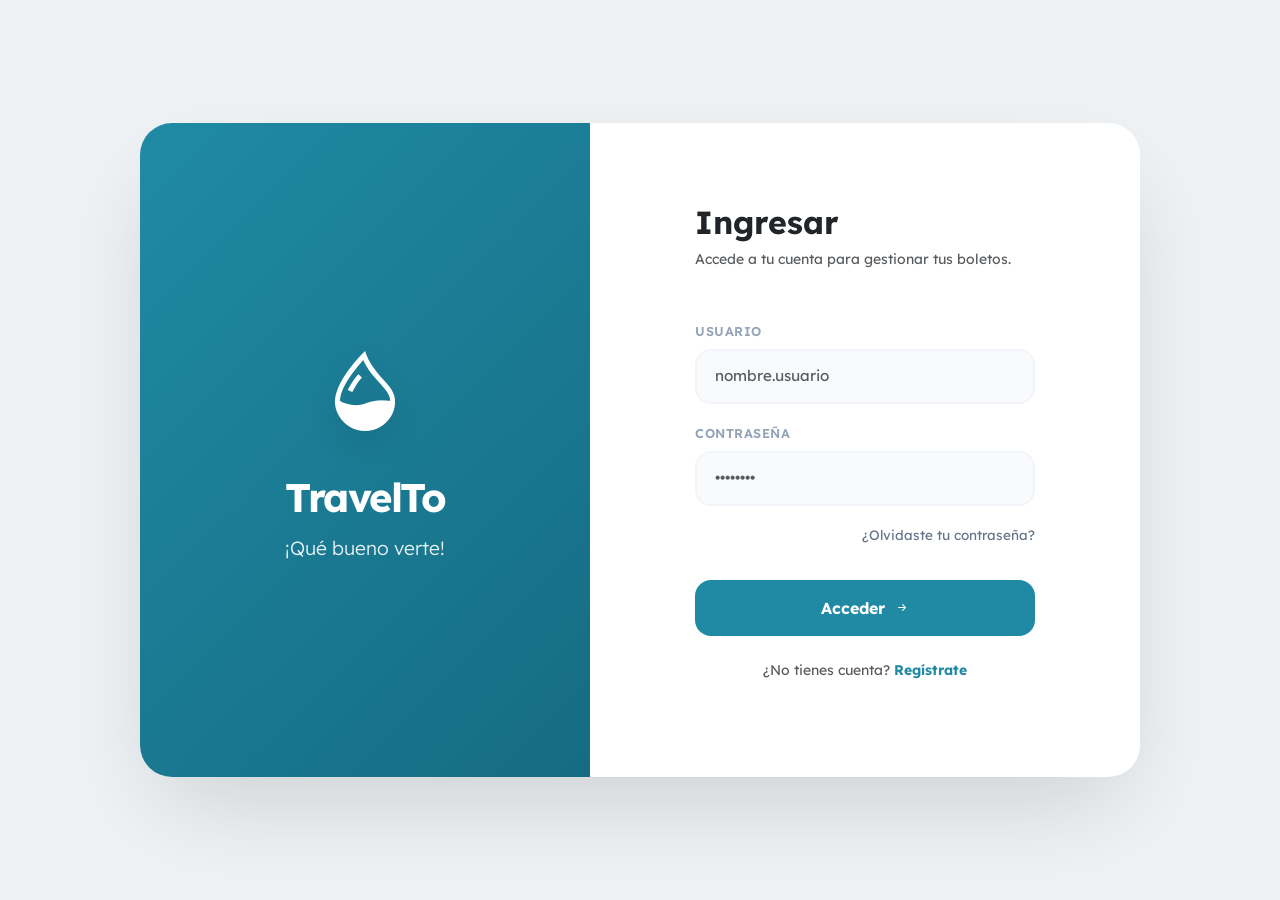
<file: index.html>
<!DOCTYPE html>
<html lang="es">
<head>
    <meta charset="UTF-8">
    <meta name="viewport" content="width=device-width, initial-scale=1.0">
    <title>Iniciar Sesión | TravelTo</title>
    <link href="https://cdn.jsdelivr.net/npm/bootstrap@5.3.3/dist/css/bootstrap.min.css" rel="stylesheet">
    <link href="https://cdn.jsdelivr.net/npm/bootstrap-icons@1.10.5/font/bootstrap-icons.css" rel="stylesheet" />
    <link href="https://fonts.googleapis.com/css2?family=Lexend:wght@300;400;600;700&display=swap" rel="stylesheet">

    <style>
        :root {
            --brand-blue: #208aa5;
            --brand-green: #4a6d52;
            --bg-light: #f8fafc;
        }

        body { 
            font-family: 'Lexend', sans-serif; 
            background-color: #eef2f5; 
            min-height: 100vh;
            display: flex;
            align-items: center;
            justify-content: center;
            margin: 0;
        }

        .main-wrapper {
            width: 100%;
            max-width: 1000px; /* Un poco más estrecho para que sea más elegante */
            background: white;
            border-radius: 32px;
            overflow: hidden;
            box-shadow: 0 40px 100px -20px rgba(0, 0, 0, 0.15);
            margin: 20px;
            display: flex;
        }

        /* Columna Izquierda: Minimalista */
        .branding-section {
            background: linear-gradient(135deg, var(--brand-blue) 0%, #156c82 100%);
            padding: 60px;
            color: white;
            display: flex;
            flex-direction: column;
            justify-content: center;
            align-items: center;
            width: 45%; /* Proporción más moderna */
        }

        .logo-icon {
            font-size: 5rem;
            margin-bottom: 1rem;
            filter: drop-shadow(0 10px 15px rgba(0,0,0,0.1));
        }

        .logo-name {
            font-size: 2.5rem;
            font-weight: 700;
            letter-spacing: -1.5px;
            margin-bottom: 10px;
        }

        .branding-section h3 {
            font-weight: 300;
            opacity: 0.9;
            font-size: 1.2rem;
        }

        /* Columna Derecha: Login */
        .login-section {
            padding: 80px 60px;
            width: 55%;
            display: flex;
            flex-direction: column;
            justify-content: center;
        }

        .form-label {
            font-weight: 600;
            font-size: 0.8rem;
            text-transform: uppercase;
            letter-spacing: 0.5px;
            color: #94a3b8;
        }

        .form-control {
            background-color: #f8fafc;
            border: 2px solid #f1f5f9;
            padding: 14px 18px;
            border-radius: 16px;
            font-size: 0.95rem;
            transition: all 0.3s ease;
        }

        .form-control:focus {
            background-color: #fff;
            border-color: var(--brand-blue);
            box-shadow: 0 10px 20px -5px rgba(32, 138, 165, 0.15);
        }

        .btn-access {
            background: var(--brand-blue);
            color: white;
            padding: 16px;
            border-radius: 16px;
            font-weight: 700;
            border: none;
            margin-top: 10px;
            transition: 0.3s;
        }

        .btn-access:hover {
            transform: translateY(-3px);
            box-shadow: 0 15px 30px rgba(32, 138, 165, 0.3);
            background: #1a7188;
        }

        .link-forgot {
            color: #64748b;
            text-decoration: none;
            font-size: 0.85rem;
            transition: 0.2s;
        }

        .link-forgot:hover { color: var(--brand-blue); }

        @media (max-width: 768px) {
            .main-wrapper { flex-direction: column; max-width: 450px; }
            .branding-section { width: 100%; padding: 40px; }
            .login-section { width: 100%; padding: 40px 30px; }
        }
    </style>
</head>
<body>

    <div class="main-wrapper">
        <div class="branding-section text-center">
            <div class="logo-icon">
                <i class="bi bi-droplet-half"></i>
            </div>
            <div class="logo-name">TravelTo</div>
            <h3>¡Qué bueno verte!</h3>
        </div>

        <div class="login-section">
            <div class="w-100 mx-auto" style="max-width: 340px;">
                <div class="mb-5">
                    <h2 class="fw-bold mb-2">Ingresar</h2>
                    <p class="text-muted small">Accede a tu cuenta para gestionar tus boletos.</p>
                </div>

                <form action="home.html" method="get">
                    <div class="mb-3">
                        <label class="form-label">Usuario</label>
                        <input type="text" class="form-control" placeholder="nombre.usuario" required>
                    </div>

                    <div class="mb-3">
                        <label class="form-label">Contraseña</label>
                        <input type="password" class="form-control" placeholder="••••••••" required>
                    </div>

                    <div class="text-end mb-4">
                        <a href="#" class="link-forgot font-weight-600">¿Olvidaste tu contraseña?</a>
                    </div>

                    <div class="d-grid mb-4">
                        <button type="submit" class="btn btn-access">
                            Acceder <i class="bi bi-arrow-right-short ms-1"></i>
                        </button>
                    </div>

                    <div class="text-center">
                        <p class="small text-muted">¿No tienes cuenta? 
                            <a href="registro.html" class="fw-bold" style="color: var(--brand-blue); text-decoration: none;">Regístrate</a>
                        </p>
                    </div>
                </form>
            </div>
        </div>
    </div>

</body>
</html>
</file>
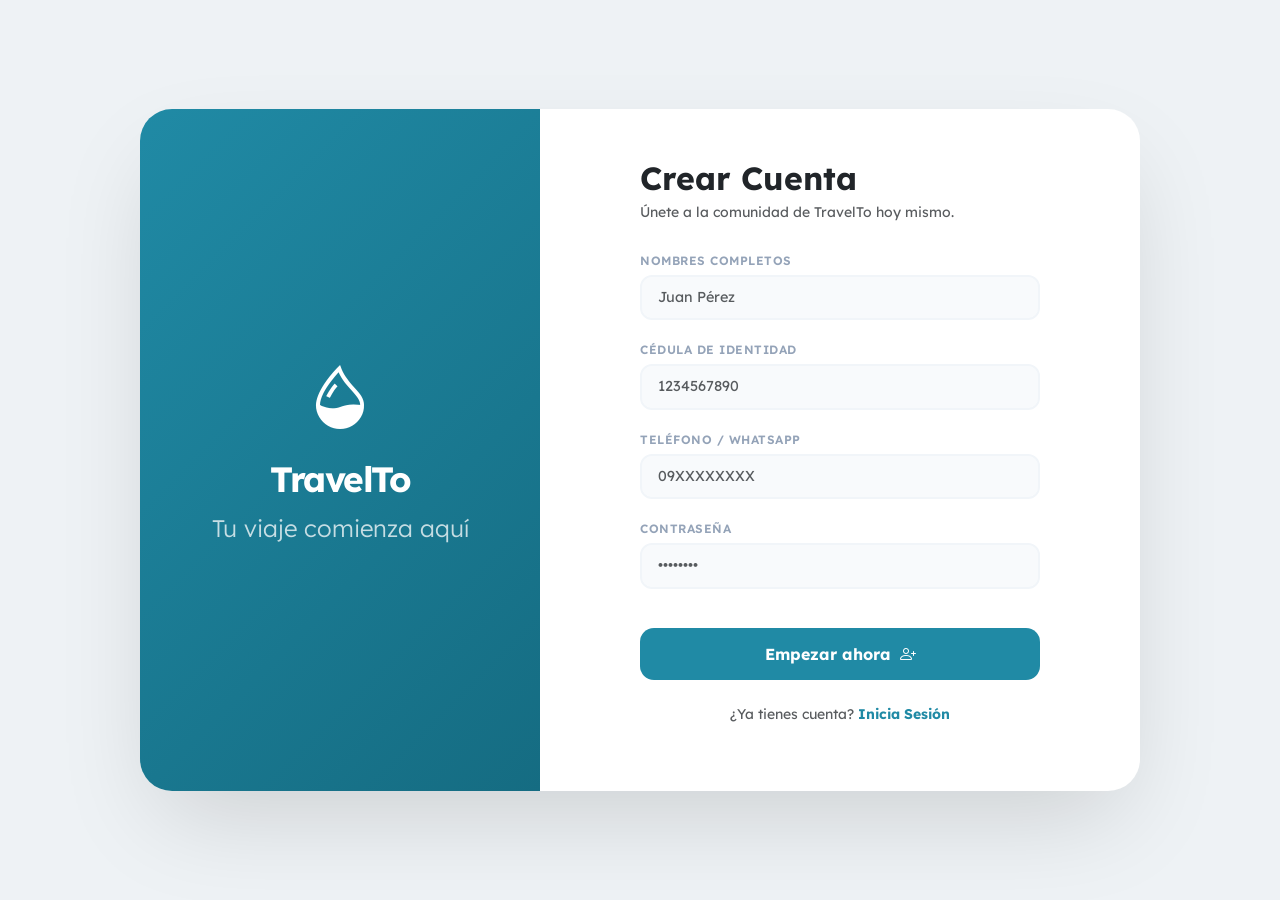
<file: registro.html>
<!DOCTYPE html>
<html lang="es">
<head>
    <meta charset="UTF-8">
    <meta name="viewport" content="width=device-width, initial-scale=1.0">
    <title>Crear Cuenta | TravelTo</title>
    <link href="https://cdn.jsdelivr.net/npm/bootstrap@5.3.3/dist/css/bootstrap.min.css" rel="stylesheet">
    <link href="https://cdn.jsdelivr.net/npm/bootstrap-icons@1.10.5/font/bootstrap-icons.css" rel="stylesheet" />
    <link href="https://fonts.googleapis.com/css2?family=Lexend:wght@300;400;600;700&display=swap" rel="stylesheet">

    <style>
        :root {
            --brand-blue: #208aa5;
            --brand-green: #4a6d52;
            --bg-light: #f8fafc;
        }

        body { 
            font-family: 'Lexend', sans-serif; 
            background-color: #eef2f5; 
            min-height: 100vh;
            display: flex;
            align-items: center;
            justify-content: center;
            margin: 0;
        }

        .main-wrapper {
            width: 100%;
            max-width: 1000px;
            background: white;
            border-radius: 32px;
            overflow: hidden;
            box-shadow: 0 40px 100px -20px rgba(0, 0, 0, 0.15);
            margin: 20px;
            display: flex;
        }

        /* Columna Izquierda (Branding Unificado) */
        .branding-section {
            background: linear-gradient(135deg, var(--brand-blue) 0%, #156c82 100%);
            padding: 60px;
            color: white;
            display: flex;
            flex-direction: column;
            justify-content: center;
            align-items: center;
            width: 40%;
        }

        .logo-icon { font-size: 4rem; margin-bottom: 0.5rem; }
        .logo-name { font-size: 2.2rem; font-weight: 700; letter-spacing: -1.5px; }

        /* Columna Derecha: Registro */
        .registro-section {
            padding: 50px 60px;
            width: 60%;
            display: flex;
            flex-direction: column;
            justify-content: center;
        }

        .form-label {
            font-weight: 600;
            font-size: 0.75rem;
            text-transform: uppercase;
            letter-spacing: 0.5px;
            color: #94a3b8;
            margin-bottom: 5px;
        }

        .form-control {
            background-color: #f8fafc;
            border: 2px solid #f1f5f9;
            padding: 10px 16px;
            border-radius: 12px;
            font-size: 0.9rem;
            transition: all 0.3s ease;
        }

        .form-control:focus {
            background-color: #fff;
            border-color: var(--brand-blue);
            box-shadow: 0 10px 20px -5px rgba(32, 138, 165, 0.1);
            outline: none;
        }

        .btn-register {
            background: var(--brand-blue);
            color: white;
            padding: 14px;
            border-radius: 14px;
            font-weight: 700;
            border: none;
            margin-top: 15px;
            transition: 0.3s;
        }

        .btn-register:hover {
            transform: translateY(-2px);
            box-shadow: 0 12px 25px rgba(32, 138, 165, 0.25);
            background: #1a7188;
        }

        /* Validación Bootstrap personalizada */
        .was-validated .form-control:invalid { border-color: #ff8080; }
        .was-validated .form-control:valid { border-color: #71dd37; }

        @media (max-width: 768px) {
            .main-wrapper { flex-direction: column; max-width: 450px; }
            .branding-section { width: 100%; padding: 40px; }
            .registro-section { width: 100%; padding: 30px; }
        }
    </style>
</head>
<body>

    <div class="main-wrapper">
        <div class="branding-section text-center">
            <div class="logo-icon"><i class="bi bi-droplet-half"></i></div>
            <div class="logo-name">TravelTo</div>
            <h4 class="fw-light opacity-75 mt-2">Tu viaje comienza aquí</h4>
        </div>

        <div class="registro-section">
            <div class="w-100 mx-auto" style="max-width: 400px;">
                <div class="mb-4 text-center text-md-start">
                    <h2 class="fw-bold mb-1">Crear Cuenta</h2>
                    <p class="text-muted small">Únete a la comunidad de TravelTo hoy mismo.</p>
                </div>

                <form id="formRegistro" novalidate>
                    <div class="row g-3">
                        <div class="col-12">
                            <label class="form-label">Nombres Completos</label>
                            <input type="text" class="form-control" placeholder="Juan Pérez" required>
                        </div>

                        <div class="col-12">
                            <label class="form-label">Cédula de Identidad</label>
                            <input type="text" class="form-control" placeholder="1234567890" pattern="\d{10}" required title="Debe tener 10 dígitos">
                        </div>

                        <div class="col-12">
                            <label class="form-label">Teléfono / WhatsApp</label>
                            <input type="tel" class="form-control" placeholder="09XXXXXXXX" required>
                        </div>

                        <div class="col-12">
                            <label class="form-label">Contraseña</label>
                            <input type="password" class="form-control" placeholder="••••••••" minlength="6" required>
                        </div>
                    </div>

                    <div class="d-grid mt-4">
                        <button type="submit" class="btn btn-register">
                            Empezar ahora <i class="bi bi-person-plus ms-1"></i>
                        </button>
                    </div>

                    <div class="text-center mt-4">
                        <p class="small text-muted">¿Ya tienes cuenta? 
                            <a href="index.html" class="fw-bold" style="color: var(--brand-blue); text-decoration: none;">Inicia Sesión</a>
                        </p>
                    </div>
                </form>
            </div>
        </div>
    </div>

    <script>
        // Lógica de validación rápida
        (() => {
            'use strict'
            const form = document.getElementById('formRegistro')
            form.addEventListener('submit', event => {
                if (!form.checkValidity()) {
                    event.preventDefault()
                    event.stopPropagation()
                }
                form.classList.add('was-validated')
            }, false)
        })()
    </script>
</body>
</html>
</file>
